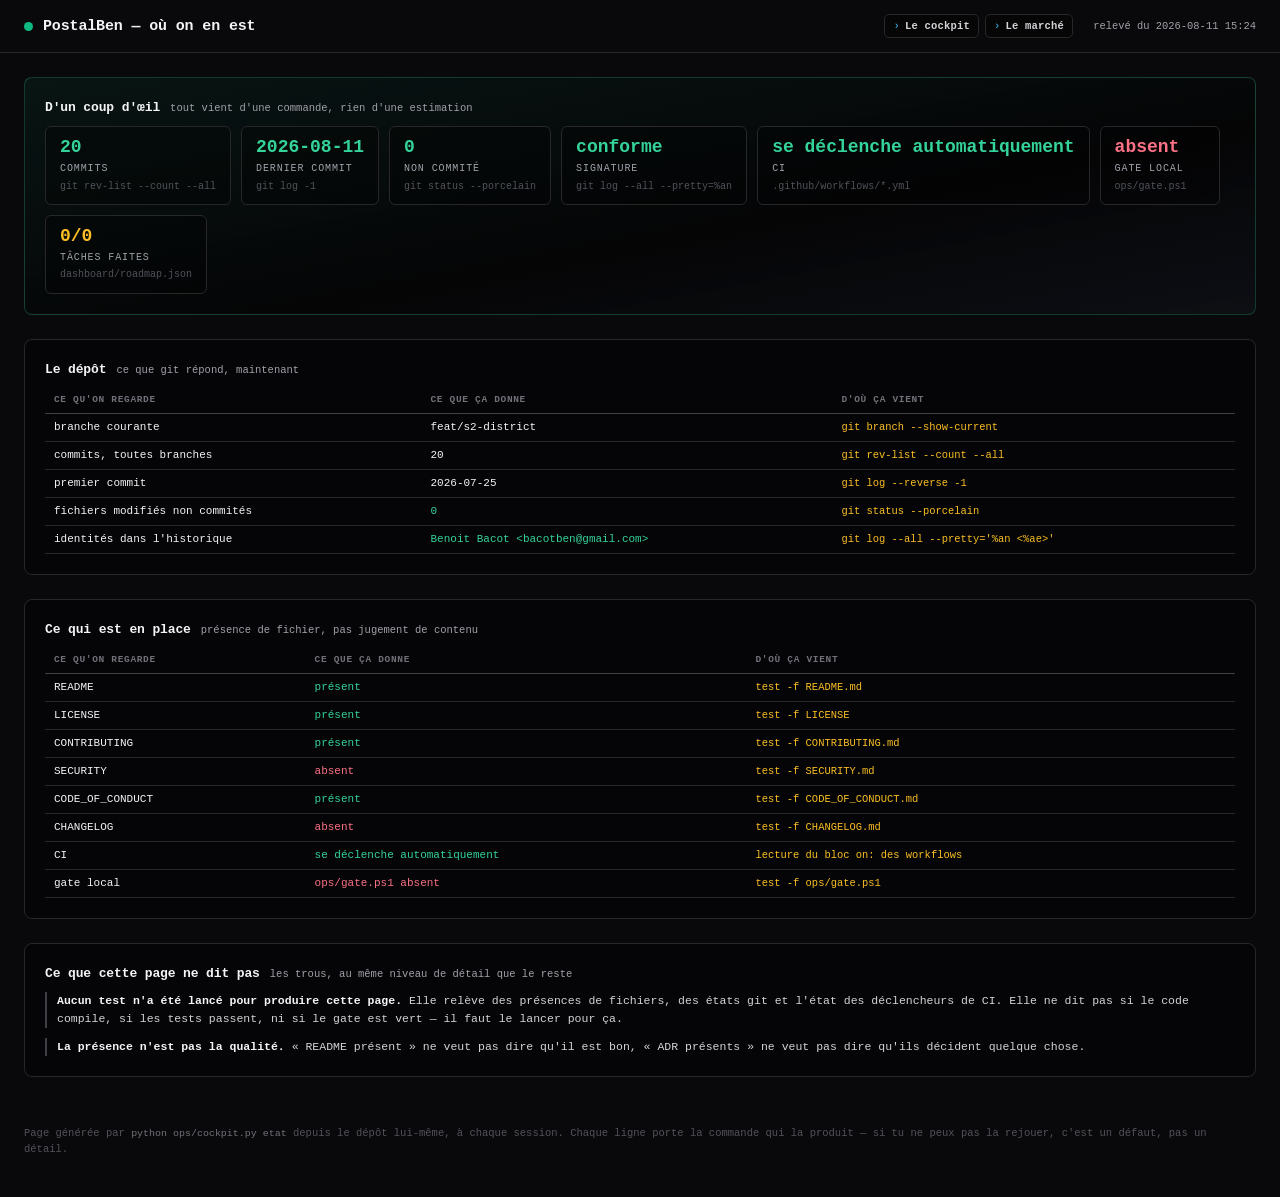
<file: dashboard/etat.html>
<!doctype html>
<html lang="fr">
<meta charset="utf-8">
<meta name="viewport" content="width=device-width, initial-scale=1">
<title>où on en est</title>
<!--
  La page « état de l'art » côté projet : ce qui est livré, ce qui est mesuré,
  ce qui ne tient pas encore. Rendue depuis etat.json, qui est GÉNÉRÉ par
  `python ops/cockpit.py etat` — chaque ligne porte la commande qui la produit.

  Rien ici n'est écrit à la main. Un chiffre recopié est un chiffre qui vieillit
  en silence, et c'est exactement ce qu'on cherche à supprimer.

  Coque identique dans les 18 dépôts. NE PAS ÉDITER ICI.
-->
<link rel="stylesheet" href="cockpit.css">

<header>
  <div class="brand">
    <span class="dot"></span>
    <h1 id="title">Où on en est</h1>
  </div>
  <div class="hstats">
    <span class="links" id="links"></span>
    <span id="updated" class="k">—</span>
  </div>
</header>

<main>
  <section class="thesis">
    <div class="shead">
      <h2>D'un coup d'œil</h2>
      <span class="note">tout vient d'une commande, rien d'une estimation</span>
    </div>
    <p class="stale" id="stale" hidden></p>
    <div class="kpis" id="facts"></div>
  </section>

  <div id="groups" style="display:flex;flex-direction:column;gap:24px"></div>

  <section id="gaps-section" hidden>
    <div class="shead">
      <h2>Ce que cette page ne dit pas</h2>
      <span class="note">les trous, au même niveau de détail que le reste</span>
    </div>
    <ul class="plain" id="gaps"></ul>
  </section>

  <div id="empty"></div>
</main>

<footer>
  Page générée par <code>python ops/cockpit.py etat</code> depuis le dépôt lui-même, à chaque session.
  Chaque ligne porte la commande qui la produit — si tu ne peux pas la rejouer, c'est un défaut, pas un détail.
</footer>

<script src="etat.js"></script>
</html>
</file>
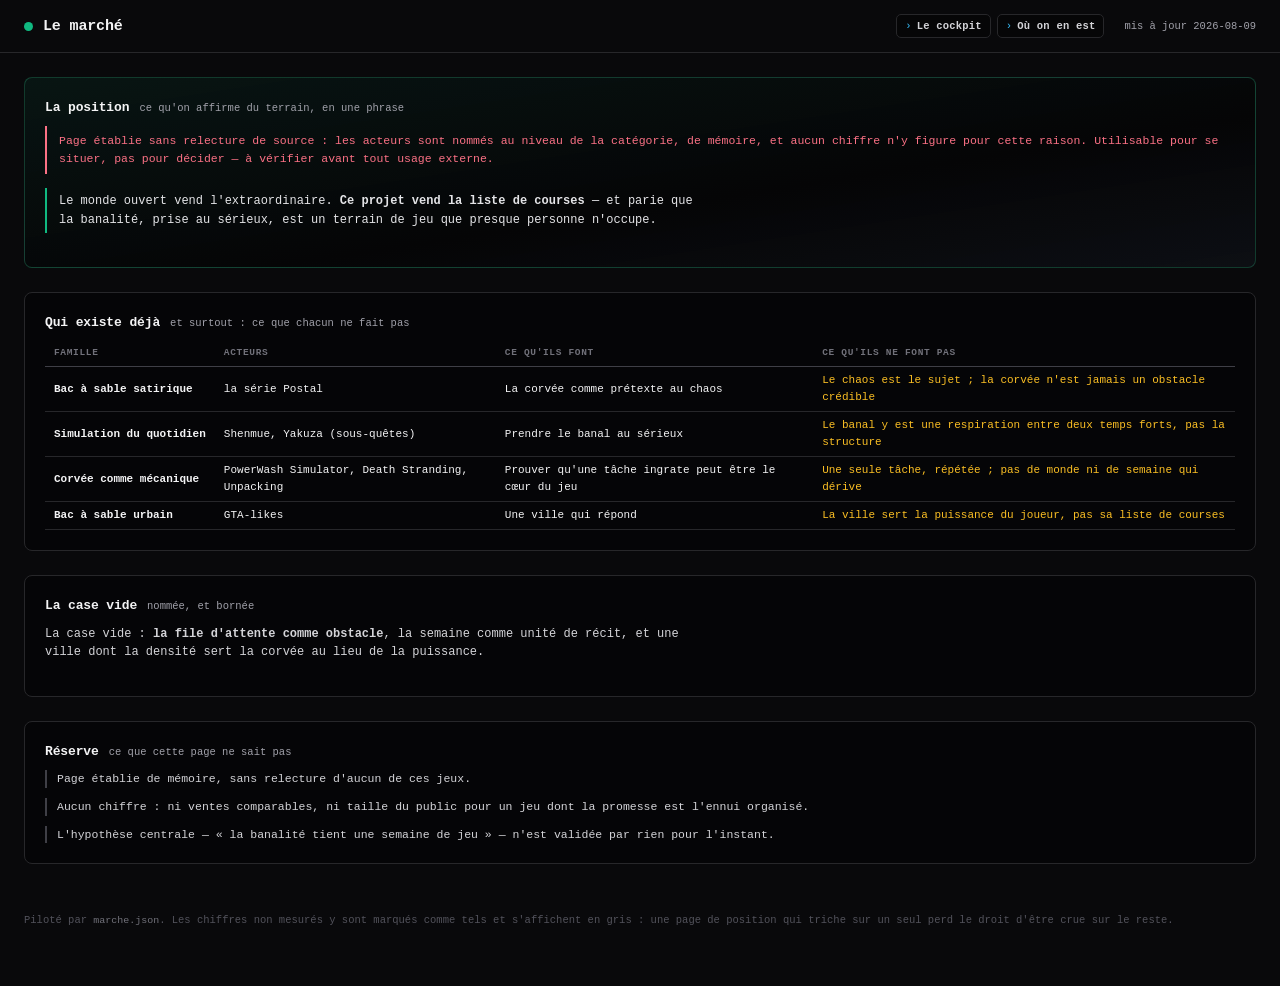
<file: dashboard/marche.html>
<!doctype html>
<html lang="fr">
<meta charset="utf-8">
<meta name="viewport" content="width=device-width, initial-scale=1">
<title>le marché</title>
<!--
  La page « état de l'art » côté marché : qui existe déjà, ce qu'ils ne font
  pas, et quelle case reste vide. Rendue depuis marche.json — la prose est
  écrite à la main, parce qu'aucune commande ne donne un paysage concurrentiel.

  Coque identique dans les 18 dépôts. NE PAS ÉDITER ICI.
-->
<link rel="stylesheet" href="cockpit.css">

<header>
  <div class="brand">
    <span class="dot"></span>
    <h1 id="title">Le marché</h1>
  </div>
  <div class="hstats">
    <span class="links" id="links"></span>
    <span id="updated" class="k">—</span>
  </div>
</header>

<main>
  <section class="thesis">
    <div class="shead">
      <h2>La position</h2>
      <span class="note">ce qu'on affirme du terrain, en une phrase</span>
    </div>
    <p class="stale" id="provenance" hidden></p>
    <p class="rule" id="claim"></p>
    <div class="kpis" id="size"></div>
  </section>

  <section id="families-section" hidden>
    <div class="shead">
      <h2>Qui existe déjà</h2>
      <span class="note">et surtout : ce que chacun ne fait pas</span>
    </div>
    <div class="scroller"><table class="data" id="families"></table></div>
  </section>

  <section id="versus-section" hidden>
    <div class="shead">
      <h2>Face à face</h2>
      <span class="note" id="versus-note"></span>
    </div>
    <div class="scroller"><table class="data" id="versus"></table></div>
    <div class="verdicts" id="verdicts"></div>
  </section>

  <section id="gap-section" hidden>
    <div class="shead">
      <h2>La case vide</h2>
      <span class="note">nommée, et bornée</span>
    </div>
    <p class="lede" id="gap"></p>
    <div id="sections" class="prose"></div>
  </section>

  <section id="reserve-section" hidden>
    <div class="shead">
      <h2>Réserve</h2>
      <span class="note">ce que cette page ne sait pas</span>
    </div>
    <ul class="plain" id="reserve"></ul>
  </section>

  <div id="empty"></div>
</main>

<footer>
  Piloté par <code>marche.json</code>. Les chiffres non mesurés y sont marqués comme tels et
  s'affichent en gris : une page de position qui triche sur un seul perd le droit d'être crue sur le reste.
</footer>

<script src="marche.js"></script>
</html>
</file>
<file: dashboard/cockpit.css>
/*
  La feuille de style du cockpit — une seule, partagée par les trois pages
  (index, marché, où on en est) et identique dans les 18 dépôts.

  Un seul monde sombre, du monospace partout, la couleur seulement quand elle
  veut dire quelque chose. Un cockpit qui change de typographie entre deux
  projets est un cockpit qu'il faut réapprendre à chaque ouverture.

  NE PAS ÉDITER dans un dépôt : la source est 0-AllMyPersoRepo/cockpit/, et
  `python ops/cockpit.py --check` refuse toute divergence.
*/
:root {
  --bg: #09090b;
  --panel: rgba(0, 0, 0, .4);
  --panel-deep: rgba(0, 0, 0, .35);
  --line-800: #27272a;
  --line-700: #3f3f46;
  --zinc-100: #f4f4f5;
  --zinc-200: #e4e4e7;
  --zinc-300: #d4d4d8;
  --zinc-400: #a1a1aa;
  --zinc-500: #71717a;
  --zinc-600: #52525b;
  --emerald: #34d399;
  --emerald-dim: #10b981;
  --amber: #fbbf24;
  --amber-dim: #d97706;
  --sky: #38bdf8;
  --rose: #fb7185;
  --rose-dim: #e11d48;
  --violet: #a78bfa;
  --mono: ui-monospace, "Cascadia Mono", "SF Mono", "Segoe UI Mono", Consolas, monospace;
}

html { color-scheme: dark; }

body {
  margin: 0;
  background: var(--bg);
  color: var(--zinc-100);
  font-family: var(--mono);
  font-size: 12px;
  line-height: 1.55;
  -webkit-font-smoothing: antialiased;
}

* { box-sizing: border-box; }

a { color: var(--sky); text-decoration: none; }
a:hover { text-decoration: underline; }
a:focus-visible { outline: 2px solid var(--sky); outline-offset: 2px; border-radius: 3px; }
code, .k { font-family: var(--mono); color: var(--amber); font-size: .95em; }

/* ---- en-tête ------------------------------------------------------- */
header {
  display: flex; align-items: center; justify-content: space-between;
  flex-wrap: wrap; gap: 12px;
  padding: 14px 24px; border-bottom: 1px solid var(--line-800);
  position: sticky; top: 0; background: var(--bg); z-index: 5;
}
.brand { display: flex; align-items: center; gap: 10px; min-width: 0; }
.brand h1 { font-size: 15px; font-weight: 600; letter-spacing: -.01em; margin: 0; }
.dot { width: 9px; height: 9px; border-radius: 50%; background: var(--emerald-dim); flex: 0 0 auto; }
.hstats { display: flex; align-items: center; gap: 20px; font-size: 11px; flex-wrap: wrap; }
.hstats span.k { color: var(--zinc-400); }
.hstats b { font-weight: 700; color: var(--zinc-100); font-variant-numeric: tabular-nums; }

/* Les liens vivent dans l'en-tête collant, pas dans une section qu'il faut
   aller chercher : le cas d'usage est « j'ai changé d'onglet et j'ai perdu la
   page », donc la réponse doit être visible sans défiler. */
.links { display: flex; align-items: center; gap: 6px; flex-wrap: wrap; }
.links a {
  display: inline-flex; align-items: center; gap: 5px;
  font-size: 10.5px; font-weight: 700; letter-spacing: .02em;
  color: var(--zinc-300); text-decoration: none;
  border: 1px solid var(--line-800); border-radius: 5px;
  padding: 3px 8px; background: var(--panel-deep); white-space: nowrap;
}
.links a:hover { color: var(--sky); border-color: rgba(56, 189, 248, .4); text-decoration: none; }
.links a::before { content: "↗"; color: var(--sky); font-weight: 400; }
/* Un lien interne au cockpit n'est pas une sortie : la flèche du dehors
   mentirait sur ce qui va se passer au clic. */
.links a[data-in]::before { content: "›"; }
.links a[data-cur] { color: var(--zinc-100); border-color: var(--line-700); background: rgba(255,255,255,.04); }

main { padding: 24px; display: flex; flex-direction: column; gap: 24px; max-width: 1400px; margin: 0 auto; }

section {
  border: 1px solid var(--line-800); border-radius: 8px;
  background: var(--panel); padding: 20px;
}
section.thesis {
  border-color: rgba(52, 211, 153, .25);
  background: linear-gradient(to bottom right, rgba(6, 78, 59, .18), rgba(0, 0, 0, .4) 60%, rgba(30, 41, 59, .2));
}
section.vision {
  border-color: rgba(167, 139, 250, .28);
  background: linear-gradient(to bottom right, rgba(76, 29, 149, .20), rgba(0, 0, 0, .4) 55%, rgba(12, 74, 110, .18));
}

.shead { display: flex; align-items: baseline; gap: 10px; margin-bottom: 8px; flex-wrap: wrap; }
.shead h2 { font-size: 13px; font-weight: 600; letter-spacing: -.01em; margin: 0; }
.shead .note { font-size: 10.5px; color: var(--zinc-400); }
.lede { font-size: 12px; color: var(--zinc-300); margin: 0 0 14px; max-width: 92ch; }
.lede:last-child { margin-bottom: 0; }

.rule {
  border-left: 2px solid var(--emerald-dim);
  padding: 4px 0 4px 12px; margin: 0 0 14px;
  color: var(--zinc-200); font-size: 12px; max-width: 92ch;
}

/* ---- tuiles -------------------------------------------------------- */
.kpis { display: flex; flex-wrap: wrap; gap: 10px; }
.kpi {
  border: 1px solid var(--line-800); border-radius: 6px;
  background: var(--panel-deep); padding: 10px 14px; min-width: 120px;
}
.kpi__v { font-size: 18px; font-weight: 700; color: var(--emerald); font-variant-numeric: tabular-nums; line-height: 1.15; }
.kpi__v[data-s="warn"] { color: var(--amber); }
.kpi__v[data-s="bad"] { color: var(--rose); }
.kpi__v[data-s="none"] { color: var(--zinc-400); }
.kpi__l { font-size: 10px; color: var(--zinc-400); text-transform: uppercase; letter-spacing: .09em; margin-top: 3px; }
.kpi__n { font-size: 10px; color: var(--zinc-600); margin-top: 2px; }

/* ---- figures ------------------------------------------------------- */
.scroller { overflow-x: auto; }
.scroller svg { display: block; }
.legend { display: flex; flex-wrap: wrap; gap: 6px 16px; margin-top: 10px; font-size: 10.5px; color: var(--zinc-400); }
.chip { display: inline-flex; align-items: center; gap: 6px; }
.swatch { width: 10px; height: 10px; border-radius: 2px; display: inline-block; }

.split { display: grid; grid-template-columns: minmax(0, 1fr) 360px; gap: 20px; align-items: start; }
@media (max-width: 940px) { .split { grid-template-columns: 1fr; } }

/* ---- journal ------------------------------------------------------- */
.entry { border-top: 1px dashed var(--line-800); padding: 14px 0; }
.entry:first-child { border-top: 0; padding-top: 0; }
.entry__head { display: flex; align-items: baseline; gap: 10px; flex-wrap: wrap; margin-bottom: 8px; }
.entry__date { font-size: 10px; color: var(--zinc-500); letter-spacing: .06em; }
.entry__title { font-size: 12px; font-weight: 700; color: var(--zinc-100); }

.item { display: grid; grid-template-columns: 62px 1fr; gap: 10px; padding: 4px 0; font-size: 11.5px; color: var(--zinc-300); }
.item .tag {
  font-size: 10px; font-weight: 700; color: var(--zinc-500);
  border: 1px solid var(--line-800); border-radius: 4px;
  padding: 0 4px; text-align: center; align-self: start; white-space: nowrap;
}
.item.done .tag { color: var(--emerald); border-color: rgba(52, 211, 153, .35); }
.item.doing .tag { color: var(--amber); border-color: rgba(251, 191, 36, .35); }
.item.todo .tag { color: var(--sky); border-color: rgba(56, 189, 248, .3); }
.item.blocked .tag { color: var(--rose); border-color: rgba(251, 113, 133, .35); }

ul.plain { list-style: none; margin: 0; padding: 0; display: flex; flex-direction: column; gap: 10px; }
ul.plain li { font-size: 11.5px; color: var(--zinc-300); border-left: 2px solid var(--line-700); padding-left: 10px; }
ul.plain li b { color: var(--zinc-100); }
.blocked { display: block; color: var(--rose); font-size: 10.5px; margin-top: 3px; }

/* ---- carte système -------------------------------------------------- */
.layer { margin-bottom: 18px; }
.layer:last-child { margin-bottom: 0; }
.layer__name { font-size: 11px; font-weight: 700; color: var(--amber); text-transform: uppercase; letter-spacing: .09em; margin-bottom: 8px; }
.layer__name span { color: var(--zinc-500); font-weight: 400; text-transform: none; letter-spacing: 0; }
.grid { display: grid; grid-template-columns: repeat(auto-fill, minmax(260px, 1fr)); gap: 10px; }
.card { border: 1px solid var(--line-800); border-radius: 6px; background: var(--panel-deep); padding: 12px; }
.card__title { font-size: 12px; font-weight: 700; color: var(--zinc-100); }
.card__path { font-size: 10px; color: var(--zinc-500); margin: 2px 0 6px; word-break: break-all; }
.card__role { font-size: 11px; color: var(--zinc-300); }
.card__ports { display: flex; flex-wrap: wrap; gap: 4px; margin-top: 8px; }
.port { font-size: 9.5px; color: var(--violet); border: 1px solid rgba(167, 139, 250, .25); border-radius: 4px; padding: 0 5px; }

.edges { display: flex; flex-direction: column; gap: 4px; font-size: 11px; color: var(--zinc-400); margin-top: 14px; padding-top: 14px; border-top: 1px dashed var(--line-800); }
.edges b { color: var(--zinc-200); }
.arrow { color: var(--emerald); }

/* ---- vision -------------------------------------------------------- */
.thesis-line {
  font-size: 15px; line-height: 1.45; color: var(--zinc-100);
  max-width: 60ch; margin: 0 0 14px; font-weight: 600; letter-spacing: -.01em;
}
.thesis-line em { color: var(--violet); font-style: normal; }

.surfaces { display: grid; grid-template-columns: repeat(auto-fit, minmax(250px, 1fr)); gap: 10px; }
.surf { border: 1px solid var(--line-800); border-radius: 6px; background: var(--panel-deep); padding: 12px; display: flex; flex-direction: column; gap: 7px; }
.surf__top { display: flex; align-items: baseline; justify-content: space-between; gap: 8px; }
.surf__name { font-size: 12.5px; font-weight: 700; color: var(--zinc-100); }
.surf__state { font-size: 9.5px; font-weight: 700; text-transform: uppercase; letter-spacing: .09em; border: 1px solid currentColor; border-radius: 4px; padding: 0 5px; white-space: nowrap; }
.surf__state[data-s="live"] { color: var(--emerald); }
.surf__state[data-s="next"] { color: var(--amber); }
.surf__state[data-s="later"] { color: var(--sky); }
.surf__claim { font-size: 11.5px; color: var(--zinc-200); }
.surf__evidence { font-size: 10.5px; color: var(--emerald); border-left: 2px solid rgba(52, 211, 153, .4); padding-left: 8px; }
.surf__reserve { font-size: 10.5px; color: var(--zinc-400); border-left: 2px solid var(--amber-dim); padding-left: 8px; margin-top: auto; }

.flywheel { display: flex; flex-wrap: wrap; align-items: stretch; gap: 8px; margin-top: 16px; }
/* min-width:0 par précaution, pas par correction : un item flex refuse par
   défaut de descendre sous la largeur de son contenu, et un maillon de la
   boucle au texte long ferait déborder la rangée. */
.fly { flex: 1 1 180px; min-width: 0; border: 1px solid var(--line-800); border-radius: 6px; background: var(--panel-deep); padding: 10px 12px; }
.fly__n { font-size: 9.5px; font-weight: 700; color: var(--violet); letter-spacing: .12em; }
.fly__t { font-size: 11.5px; color: var(--zinc-200); margin-top: 3px; }

.moat { margin-top: 16px; border-left: 2px solid var(--violet); padding: 4px 0 4px 12px; font-size: 12px; color: var(--zinc-200); max-width: 92ch; }
.moat b { color: var(--violet); }

/* ---- preuve --------------------------------------------------------- */
/* Le panneau qui répond à « est-ce que ça vaut encore le coup ». Il ne range
   pas les affirmations par importance mais par ce qui les tient : une thèse
   qu'on ne peut pas trier comme ça est une thèse qu'on n'a pas regardée. */
.proofs { display: flex; flex-direction: column; gap: 1px; background: var(--line-800); border: 1px solid var(--line-800); border-radius: 6px; overflow: hidden; }
.proof { background: var(--panel-deep); padding: 11px 14px; display: grid; grid-template-columns: 122px 1fr; gap: 14px; align-items: start; }
@media (max-width: 720px) { .proof { grid-template-columns: 1fr; gap: 6px; } }
.proof__state {
  font-size: 9.5px; font-weight: 700; text-transform: uppercase; letter-spacing: .07em;
  border: 1px solid currentColor; border-radius: 4px; padding: 2px 5px; text-align: center;
  line-height: 1.3; display: block;
}
.proof__tally .proof__state { display: inline-block; }
.proof__state[data-s="proven"] { color: var(--emerald); }
.proof__state[data-s="directional"] { color: var(--amber); }
.proof__state[data-s="unproven"] { color: var(--rose); }
.proof__claim { font-size: 12px; color: var(--zinc-100); font-weight: 600; }
.proof__note { font-size: 11px; color: var(--zinc-400); margin-top: 3px; }
.proof__tally { display: flex; gap: 16px; font-size: 10.5px; color: var(--zinc-400); margin: 0 0 10px; flex-wrap: wrap; }
.proof__tally b { font-variant-numeric: tabular-nums; }

/* ---- mesures (repris de NextQR) -------------------------------------- */
table.data { border-collapse: collapse; width: 100%; font-size: 11px; }
table.data th, table.data td { border-bottom: 1px solid var(--line-800); padding: 5px 9px; text-align: left; white-space: nowrap; }
table.data thead th {
  font-size: 9.5px; letter-spacing: .07em; text-transform: uppercase;
  color: var(--zinc-500); font-weight: 600; border-bottom: 1px solid var(--line-700);
}
table.data tbody tr:hover td { background: rgba(56, 189, 248, .05); }
table.data td.num { text-align: right; font-variant-numeric: tabular-nums; }
table.data td[data-s="good"] { color: var(--emerald); }
table.data td[data-s="warn"] { color: var(--amber); }
table.data td[data-s="bad"] { color: var(--rose); }

/* ---- comment tester (repris de NextQR) ------------------------------- */
.howto { display: grid; grid-template-columns: repeat(auto-fit, minmax(300px, 1fr)); gap: 12px; }
.howto > div { border: 1px solid var(--line-800); border-radius: 6px; background: var(--panel-deep); padding: 12px 13px; display: flex; flex-direction: column; gap: 6px; }
.step { font-size: 9.5px; font-weight: 700; letter-spacing: .1em; text-transform: uppercase; color: var(--violet); }
.howto h3 { margin: 0; font-size: 12.5px; font-weight: 700; color: var(--zinc-100); }
.howto p { margin: 0; font-size: 11.5px; color: var(--zinc-400); }
.howto code {
  display: block; white-space: pre-wrap; word-break: break-word;
  border: 1px solid var(--line-800); border-radius: 5px; background: rgba(0, 0, 0, .5);
  padding: 7px 9px; font-size: 10.5px; color: var(--amber); margin-top: auto;
}

/* ---- pages marché / où on en est ------------------------------------- */
.prose { max-width: 88ch; }
.prose h3 { font-size: 12.5px; font-weight: 700; color: var(--zinc-100); margin: 18px 0 6px; }
.prose p { font-size: 12px; color: var(--zinc-300); margin: 0 0 10px; }
.prose b { color: var(--zinc-100); }
.stale { border-left: 2px solid var(--rose); padding: 6px 0 6px 12px; color: var(--rose); font-size: 11.5px; margin: 0 0 14px; }
.empty { border: 1px dashed var(--line-700); border-radius: 6px; padding: 16px; color: var(--zinc-400); font-size: 11.5px; }
.empty b { color: var(--amber); }

footer { padding: 0 24px 40px; color: var(--zinc-600); font-size: 10.5px; max-width: 1400px; margin: 0 auto; }
footer code { color: var(--zinc-500); }

/* ---- face à face ------------------------------------------------------ */
/* La colonne « perf mesurée » existe pour pouvoir écrire « jamais mesuré »
   dedans. Un comparatif qui n'a pas de case pour l'ignorance en fabrique. */
.verdicts { display: grid; grid-template-columns: repeat(auto-fit, minmax(280px, 1fr)); gap: 10px; margin-top: 16px; }
.vd { border: 1px solid var(--line-800); border-radius: 6px; background: var(--panel-deep); padding: 12px; display: flex; flex-direction: column; gap: 6px; }
.vd__top { display: flex; align-items: baseline; justify-content: space-between; gap: 8px; }
.vd__name { font-size: 12.5px; font-weight: 700; color: var(--zinc-100); }
.vd__tag { font-size: 9.5px; font-weight: 700; text-transform: uppercase; letter-spacing: .08em; border: 1px solid currentColor; border-radius: 4px; padding: 0 5px; white-space: nowrap; }
.vd__tag[data-s="neighbour"] { color: var(--emerald); }
.vd__tag[data-s="partial"] { color: var(--amber); }
.vd__tag[data-s="off"] { color: var(--zinc-500); }
.vd__text { font-size: 11.5px; color: var(--zinc-300); }
.vd__todo { font-size: 10.5px; color: var(--amber); border-left: 2px solid var(--amber-dim); padding-left: 8px; margin-top: auto; }
table.data td.self { color: var(--emerald); font-weight: 700; }

/* ---- télémétrie -------------------------------------------------------- */
/* Une série par tuile, la valeur du jour en gros, la courbe en dessous. Un
   graphe unique à six courbes superposées serait plus compact et illisible :
   ces séries n'ont ni la même unité ni la même échelle. */
.sparks { display: grid; grid-template-columns: repeat(auto-fit, minmax(190px, 1fr)); gap: 10px; }
.spark { border: 1px solid var(--line-800); border-radius: 6px; background: var(--panel-deep); padding: 10px 12px; }
.spark__top { display: flex; align-items: baseline; justify-content: space-between; gap: 8px; }
.spark__v { font-size: 17px; font-weight: 700; color: var(--zinc-100); font-variant-numeric: tabular-nums; }
.spark__d { font-size: 10.5px; font-weight: 700; font-variant-numeric: tabular-nums; }
.spark__d[data-s="up"] { color: var(--emerald); }
.spark__d[data-s="down"] { color: var(--rose); }
.spark__d[data-s="flat"] { color: var(--zinc-500); }
.spark__l { font-size: 10px; color: var(--zinc-400); text-transform: uppercase; letter-spacing: .09em; margin-top: 2px; }
.spark__w { font-size: 10px; color: var(--zinc-600); margin-top: 1px; }
.spark svg { display: block; margin-top: 8px; }
</file>
